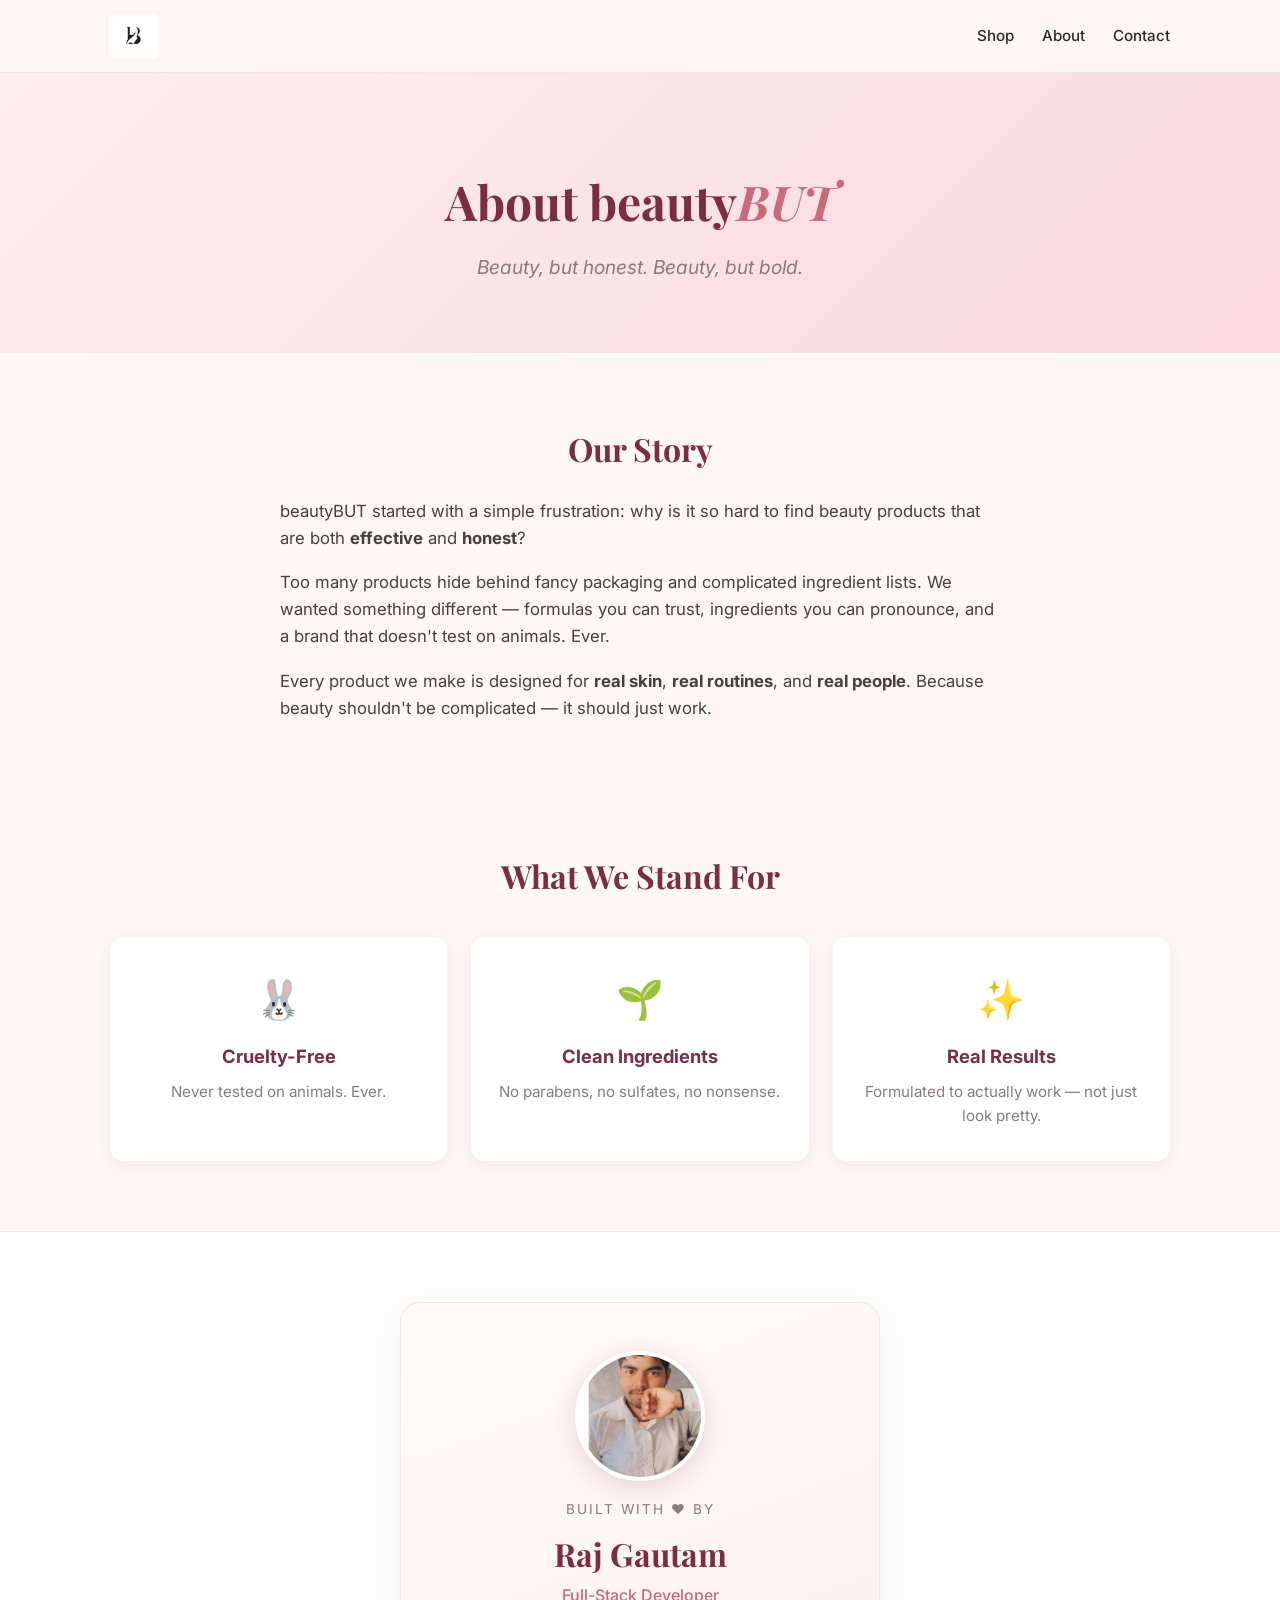
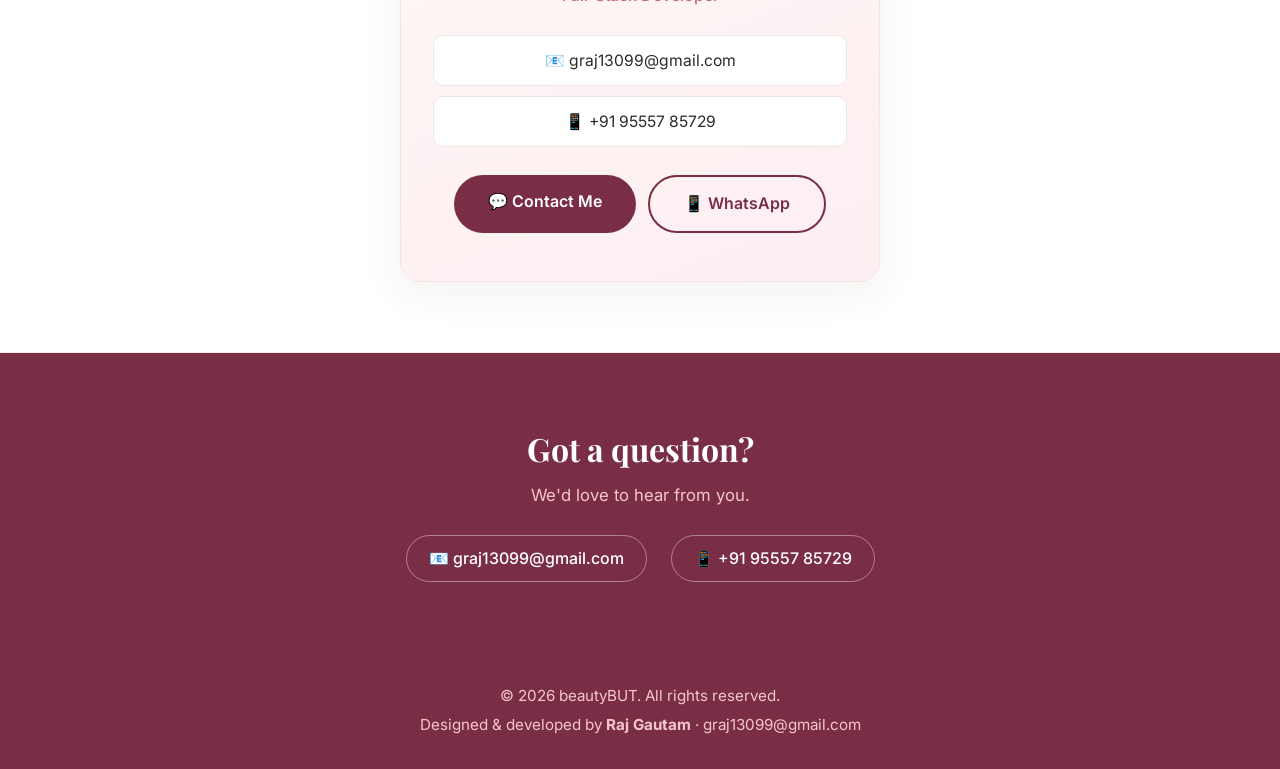
<file: frontend/pages/about.html>
<!DOCTYPE html>
<html lang="en">
<head>
  <meta charset="UTF-8" />
  <meta name="viewport" content="width=device-width, initial-scale=1.0" />
  <title>About — beautyBUT</title>
  <link rel="stylesheet" href="../css/style.css" />
  <link rel="icon" href="../../assets/images/logo.png" />
  <link rel="preconnect" href="https://fonts.googleapis.com" />
  <link rel="preconnect" href="https://fonts.gstatic.com" crossorigin />
  <link href="https://fonts.googleapis.com/css2?family=Playfair+Display:wght@600;700&family=Inter:wght@400;500;600&display=swap" rel="stylesheet" />
</head>
<body>

  <header class="header">
    <div class="container nav">
      <a href="../../index.html"><img src="../../assets/images/logo.png" alt="beautyBUT" class="logo" /></a>
      <nav>
        <a href="../../index.html#products">Shop</a>
        <a href="about.html">About</a>
        <a href="#contact">Contact</a>
      </nav>
    </div>
  </header>

  <section class="about-hero">
    <div class="container">
      <h1>About beauty<span class="accent">BUT</span></h1>
      <p class="tagline">Beauty, but honest. Beauty, but bold.</p>
    </div>
  </section>

  <section class="story container">
    <h2>Our Story</h2>
    <p>
      beautyBUT started with a simple frustration: why is it so hard to find
      beauty products that are both <strong>effective</strong> and
      <strong>honest</strong>?
    </p>
    <p>
      Too many products hide behind fancy packaging and complicated ingredient
      lists. We wanted something different — formulas you can trust, ingredients
      you can pronounce, and a brand that doesn't test on animals. Ever.
    </p>
    <p>
      Every product we make is designed for <strong>real skin</strong>,
      <strong>real routines</strong>, and <strong>real people</strong>.
      Because beauty shouldn't be complicated — it should just work.
    </p>
  </section>

  <section class="values container">
    <h2>What We Stand For</h2>
    <div class="values-grid">
      <div class="value-card">
        <div class="value-icon">🐰</div>
        <h3>Cruelty-Free</h3>
        <p>Never tested on animals. Ever.</p>
      </div>
      <div class="value-card">
        <div class="value-icon">🌱</div>
        <h3>Clean Ingredients</h3>
        <p>No parabens, no sulfates, no nonsense.</p>
      </div>
      <div class="value-card">
        <div class="value-icon">✨</div>
        <h3>Real Results</h3>
        <p>Formulated to actually work — not just look pretty.</p>
      </div>
    </div>
  </section>

  <section class="developer-section">
    <div class="container">
      <div class="dev-card">
        <div class="dev-avatar">
          <img src="../../assets/images/raj.jpg" alt="Raj Gautam — Full-Stack Developer" />
        </div>
        <p class="dev-label">Built with ❤️ by</p>
        <h2 class="dev-name">Raj Gautam</h2>
        <p class="dev-role">Full-Stack Developer</p>

        <div class="dev-contact">
          <a href="mailto:graj13099@gmail.com" class="dev-contact-item">
            📧 graj13099@gmail.com
          </a>
          <a href="tel:+919555785729" class="dev-contact-item">
            📱 +91 95557 85729
          </a>
        </div>

        <div class="dev-buttons">
          <a href="mailto:graj13099@gmail.com" class="btn">💬 Contact Me</a>
          <a href="https://wa.me/919555785729" target="_blank" rel="noopener" class="btn btn-outline">📱 WhatsApp</a>
        </div>
      </div>
    </div>
  </section>

  <section id="contact" class="contact-cta">
    <div class="container">
      <h2>Got a question?</h2>
      <p>We'd love to hear from you.</p>
      <div class="contact-links">
        <a href="mailto:graj13099@gmail.com">📧 graj13099@gmail.com</a>
        <a href="tel:+919555785729">📱 +91 95557 85729</a>
      </div>
    </div>
  </section>

  <footer class="footer">
    <div class="container">
      <p>© 2026 beautyBUT. All rights reserved.</p>
      <p>Designed &amp; developed by <strong>Raj Gautam</strong> · graj13099@gmail.com</p>
    </div>
  </footer>

</body>
</html>
</file>
<file: frontend/css/style.css>
* { margin: 0; padding: 0; box-sizing: border-box; }

:root {
  --primary: #7a2e45;
  --accent: #f6c6cf;
  --bg: #fdf8f5;
  --text: #2b2b2b;
  --muted: #8a7a7e;
}

body {
  font-family: 'Inter', system-ui, sans-serif;
  background: var(--bg);
  color: var(--text);
  line-height: 1.6;
}

.container { max-width: 1100px; margin: 0 auto; padding: 0 20px; }

/* HEADER */
.header {
  position: sticky; top: 0; z-index: 50;
  background: rgba(253, 248, 245, 0.9);
  backdrop-filter: blur(8px);
  border-bottom: 1px solid #f0e6e2;
}
.nav { display: flex; align-items: center; justify-content: space-between; padding: 14px 20px; }
.logo { height: 44px; width: auto; display: block; object-fit: contain; }
.nav nav a {
  margin-left: 24px; text-decoration: none;
  color: var(--text); font-weight: 500; font-size: .95rem;
  transition: color .2s;
}
.nav nav a:hover { color: var(--primary); }
.cart-btn { background: var(--primary); color: #fff !important; padding: 6px 14px; border-radius: 20px; }

/* HERO */
.hero { padding: 80px 20px; background: linear-gradient(135deg, #fdeef1, #f9d8de); }
.hero-inner { display: grid; grid-template-columns: 1fr 1fr; gap: 40px; align-items: center; }
.hero-text h1 {
  font-family: 'Playfair Display', serif;
  font-size: 3.5rem; line-height: 1.1;
  color: var(--primary); margin-bottom: 16px;
}
.hero-text .accent { font-style: italic; color: #c96a7a; }
.hero-text p { font-size: 1.15rem; color: var(--muted); margin-bottom: 28px; }
.btn {
  display: inline-block; background: var(--primary); color: #fff;
  padding: 14px 34px; border-radius: 30px;
  text-decoration: none; font-weight: 600;
  transition: background .2s, transform .2s;
}
.btn:hover { background: #5e2236; transform: translateY(-2px); }
.btn-outline {
  background: transparent; color: var(--primary);
  border: 2px solid var(--primary);
}
.btn-outline:hover { background: var(--primary); color: #fff; }
.hero-image img { width: 100%; max-width: 400px; display: block; margin: auto; }

/* TRUST BAR */
.trust-bar { background: #fff; border-bottom: 1px solid #f0e6e2; }
.trust-inner { display: flex; justify-content: space-around; padding: 16px 20px; font-size: .9rem; color: var(--muted); flex-wrap: wrap; gap: 12px; }

/* FILTER CHIPS */
.filter-chips {
  display: flex; justify-content: center; gap: 10px;
  margin-bottom: 30px; flex-wrap: wrap;
}
.chip {
  padding: 8px 18px; border-radius: 20px; border: 1px solid #f0e6e2;
  background: #fff; color: var(--muted); cursor: pointer;
  font-size: .95rem; transition: all .2s;
}
.chip:hover { border-color: var(--primary); color: var(--primary); }
.chip.active { background: var(--primary); color: #fff; border-color: var(--primary); }

/* PRODUCTS */
.products { padding: 70px 20px; }
.products h2 { text-align: center; font-family: 'Playfair Display', serif; font-size: 2.2rem; color: var(--primary); margin-bottom: 20px; }
.grid { display: grid; grid-template-columns: repeat(auto-fill, minmax(230px, 1fr)); gap: 24px; }
.card {
  background: #fff; border-radius: 14px; overflow: hidden;
  box-shadow: 0 4px 18px rgba(0,0,0,.06);
  transition: transform .25s, box-shadow .25s;
  display: flex; flex-direction: column;
}
.card:hover { transform: translateY(-6px); box-shadow: 0 10px 28px rgba(0,0,0,.1); }
.card-img {
  height: 240px;
  background: #fdf5f6;
  padding: 16px;
  display: flex;
  align-items: center;
  justify-content: center;
  overflow: hidden;
}
.card-img img {
  width: 100%;
  height: 100%;
  object-fit: contain;
  transition: transform .3s;
}
.card:hover .card-img img { transform: scale(1.05); }
.card h3 { padding: 14px 16px 4px; font-size: 1rem; }
.price { padding: 0 16px; color: var(--primary); font-weight: 700; font-size: 1.1rem; }
.btn-small {
  margin: 12px 16px 16px; padding: 10px 18px;
  border: none; border-radius: 22px;
  background: var(--primary); color: #fff; cursor: pointer;
  font-weight: 600; transition: background .2s;
}
.btn-small:hover { background: #5e2236; }
.btn-small:disabled { background: #2f8a5b; cursor: default; }
.loading { text-align: center; color: var(--muted); grid-column: 1 / -1; padding: 40px 0; }

/* ABOUT */
.about { background: #fdeef1; padding: 60px 20px; text-align: center; }
.about h2 { font-family: 'Playfair Display', serif; font-size: 2rem; color: var(--primary); margin-bottom: 14px; }
.about p { max-width: 640px; margin: 0 auto; color: #6b4a52; font-size: 1.05rem; }

/* FOOTER */
.footer { background: var(--primary); color: var(--accent); text-align: center; padding: 28px 20px; font-size: .95rem; }
.footer p { margin: 4px 0; }

/* ===== ABOUT PAGE STYLES ===== */
.about-hero {
  background: linear-gradient(135deg, #fdeef1, #f9d8de);
  text-align: center;
  padding: 90px 20px 70px;
}
.about-hero h1 {
  font-family: 'Playfair Display', serif;
  font-size: 3rem;
  color: var(--primary);
  margin-bottom: 12px;
}
.about-hero .accent { font-style: italic; color: #c96a7a; }
.about-hero .tagline {
  font-size: 1.2rem;
  color: var(--muted);
  font-style: italic;
}

.story { padding: 70px 20px; max-width: 760px; }
.story h2 {
  font-family: 'Playfair Display', serif;
  font-size: 2rem;
  color: var(--primary);
  margin-bottom: 24px;
  text-align: center;
}
.story p { margin-bottom: 18px; font-size: 1.05rem; color: #4a3d40; }

.values { padding: 40px 20px 70px; }
.values h2 {
  font-family: 'Playfair Display', serif;
  font-size: 2rem;
  color: var(--primary);
  text-align: center;
  margin-bottom: 36px;
}
.values-grid {
  display: grid;
  grid-template-columns: repeat(auto-fit, minmax(220px, 1fr));
  gap: 24px;
}
.value-card {
  background: #fff;
  border-radius: 14px;
  padding: 32px 24px;
  text-align: center;
  box-shadow: 0 4px 18px rgba(0,0,0,.06);
  transition: transform .25s;
}
.value-card:hover { transform: translateY(-5px); }
.value-icon { font-size: 2.4rem; margin-bottom: 12px; }
.value-card h3 {
  font-size: 1.15rem;
  color: var(--primary);
  margin-bottom: 8px;
}
.value-card p { font-size: .95rem; color: var(--muted); }

.developer-section {
  background: #fff;
  padding: 70px 20px;
  border-top: 1px solid #f0e6e2;
  border-bottom: 1px solid #f0e6e2;
}
.dev-card {
  max-width: 480px;
  margin: 0 auto;
  text-align: center;
  padding: 48px 32px;
  background: linear-gradient(160deg, #fffaf8, #fdeef1);
  border-radius: 20px;
  box-shadow: 0 10px 40px rgba(122, 46, 69, .08);
  border: 1px solid #f0e6e2;
}
.dev-avatar {
  width: 130px;
  height: 130px;
  margin: 0 auto 18px;
  border-radius: 50%;
  overflow: hidden;
  border: 4px solid #fff;
  box-shadow: 0 6px 24px rgba(122, 46, 69, 0.18);
  background: #fdeef1;
  position: relative;
}
.dev-avatar img {
  width: 100%;
  height: 100%;
  object-fit: cover;
  object-position: center top;
  display: block;
  transition: transform 0.3s ease;
}
.dev-card:hover .dev-avatar img { transform: scale(1.06); }
.dev-label {
  font-size: .85rem;
  text-transform: uppercase;
  letter-spacing: 2px;
  color: var(--muted);
  margin-bottom: 8px;
}
.dev-name {
  font-family: 'Playfair Display', serif;
  font-size: 2rem;
  color: var(--primary);
  margin-bottom: 4px;
}
.dev-role {
  color: #c96a7a;
  font-weight: 500;
  margin-bottom: 26px;
}
.dev-contact {
  display: flex;
  flex-direction: column;
  gap: 10px;
  margin-bottom: 28px;
}
.dev-contact-item {
  text-decoration: none;
  color: var(--text);
  background: #fff;
  padding: 12px 18px;
  border-radius: 10px;
  border: 1px solid #f0e6e2;
  transition: border-color .2s, background .2s;
  font-size: .98rem;
}
.dev-contact-item:hover {
  border-color: var(--primary);
  background: #fdf5f6;
}
.dev-buttons {
  display: flex;
  gap: 12px;
  justify-content: center;
  flex-wrap: wrap;
}

.contact-cta {
  background: var(--primary);
  color: var(--accent);
  text-align: center;
  padding: 70px 20px;
}
.contact-cta h2 {
  font-family: 'Playfair Display', serif;
  font-size: 2rem;
  color: #fff;
  margin-bottom: 8px;
}
.contact-cta p { margin-bottom: 26px; font-size: 1.05rem; }
.contact-links {
  display: flex;
  gap: 24px;
  justify-content: center;
  flex-wrap: wrap;
}
.contact-links a {
  color: #fff;
  text-decoration: none;
  font-weight: 500;
  padding: 10px 22px;
  border: 1px solid rgba(255,255,255,.4);
  border-radius: 30px;
  transition: background .2s;
}
.contact-links a:hover { background: rgba(255,255,255,.15); }

@media (max-width: 700px) {
  .hero-inner { grid-template-columns: 1fr; text-align: center; }
  .hero-text h1 { font-size: 2.4rem; }
  .nav nav a { margin-left: 14px; font-size: .9rem; }
  .logo { height: 32px; }
  .about-hero h1 { font-size: 2.2rem; }
}

@media (max-width: 600px) {
  .dev-card { padding: 36px 22px; }
  .dev-buttons { flex-direction: column; }
  .dev-buttons .btn { width: 100%; text-align: center; }
}
</file>
